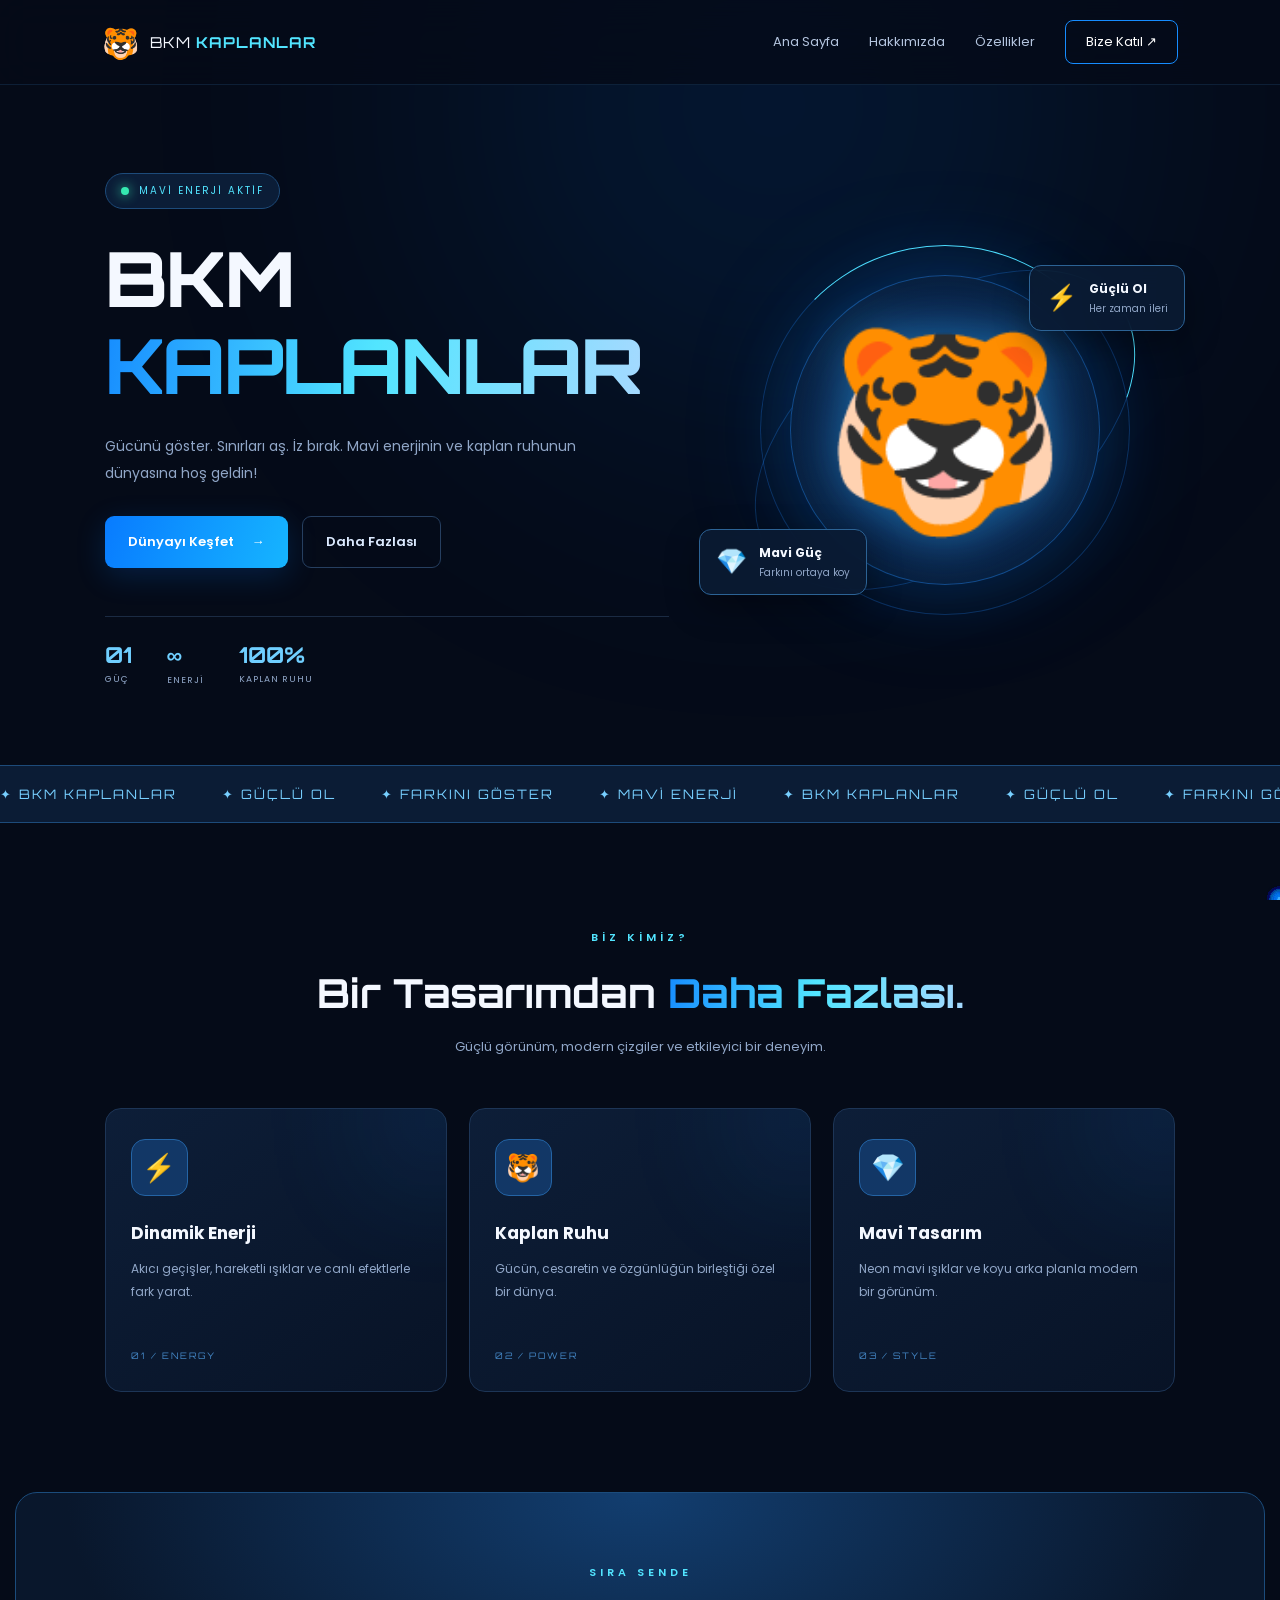
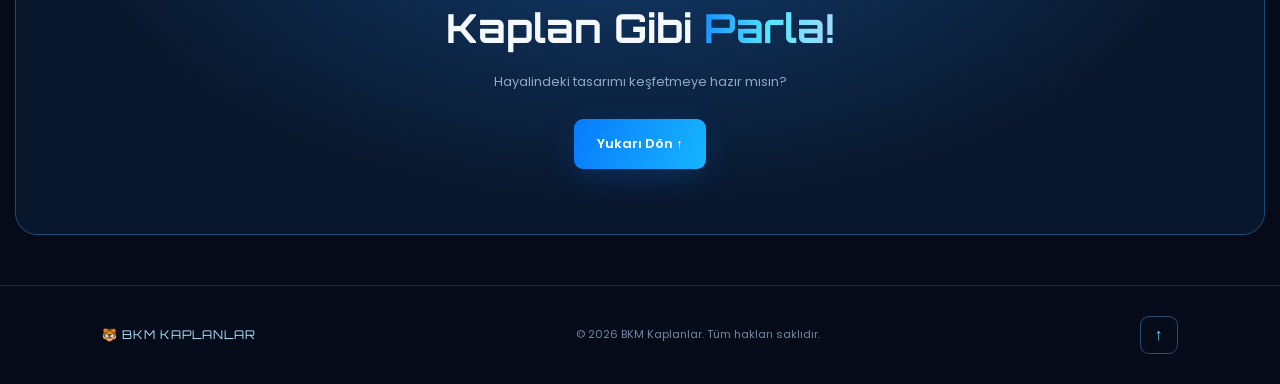
<file: index.html>
<!DOCTYPE html>
<html lang="tr">
<head>
    <meta charset="UTF-8">
    <meta name="viewport" content="width=device-width, initial-scale=1.0">
    <title>BKM Kaplanlar | Gücünü Göster</title>
    <link rel="stylesheet" href="style.css">
    <link rel="preconnect" href="https://fonts.googleapis.com">
    <link href="https://fonts.googleapis.com/css2?family=Orbitron:wght@400;600;800&family=Poppins:wght@300;400;600;700&display=swap" rel="stylesheet">
</head>
<body>

    <div class="background-glow"></div>
    <canvas id="particles"></canvas>

    <header class="navbar">
        <a href="#anasayfa" class="logo">
            <span class="logo-icon">🐯</span>
            <span>BKM <b>KAPLANLAR</b></span>
        </a>

        <button class="menu-toggle" id="menuToggle" aria-label="Menüyü aç"
            aria-expanded="false">☰</button>

        <nav id="navMenu">
            <a href="#anasayfa">Ana Sayfa</a>
            <a href="#hakkimizda">Hakkımızda</a>
            <a href="#ozellikler">Özellikler</a>
            <a href="#iletisim" class="nav-button">Bize Katıl ↗</a>
        </nav>
    </header>

    <main>
        <section class="hero" id="anasayfa">
            <div class="hero-content reveal">
                <div class="status">
                    <span class="status-dot"></span>
                    MAVİ ENERJİ AKTİF
                </div>

                <h1>
                    BKM<br>
                    <span class="gradient-text">KAPLANLAR</span>
                </h1>

                <p class="hero-description">
                    Gücünü göster. Sınırları aş. İz bırak.
                    Mavi enerjinin ve kaplan ruhunun dünyasına hoş geldin!
                </p>

                <div class="hero-buttons">
                    <a href="#hakkimizda" class="primary-button">
                        Dünyayı Keşfet <span>→</span>
                    </a>
                    <a href="#ozellikler" class="secondary-button">
                        Daha Fazlası
                    </a>
                </div>

                <div class="hero-stats">
                    <div>
                        <strong>01</strong>
                        <span>GÜÇ</span>
                    </div>
                    <div>
                        <strong>∞</strong>
                        <span>ENERJİ</span>
                    </div>
                    <div>
                        <strong>100%</strong>
                        <span>KAPLAN RUHU</span>
                    </div>
                </div>
            </div>

            <div class="hero-visual reveal">
                <div class="orbit orbit-one"></div>
                <div class="orbit orbit-two"></div>

                <div class="tiger-circle">
                    <div class="tiger-glow"></div>
                    <div class="tiger-emoji">🐯</div>
                </div>

                <div class="floating-card card-top">
                    <span>⚡</span>
                    <div>
                        <strong>Güçlü Ol</strong>
                        <small>Her zaman ileri</small>
                    </div>
                </div>

                <div class="floating-card card-bottom">
                    <span>💎</span>
                    <div>
                        <strong>Mavi Güç</strong>
                        <small>Farkını ortaya koy</small>
                    </div>
                </div>
            </div>
        </section>

        <div class="marquee">
            <div class="marquee-track">
                <span>✦ BKM KAPLANLAR</span>
                <span>✦ GÜÇLÜ OL</span>
                <span>✦ FARKINI GÖSTER</span>
                <span>✦ MAVİ ENERJİ</span>
                <span>✦ BKM KAPLANLAR</span>
                <span>✦ GÜÇLÜ OL</span>
                <span>✦ FARKINI GÖSTER</span>
                <span>✦ MAVİ ENERJİ</span>
            </div>
        </div>

        <section class="about section" id="hakkimizda">
            <div class="section-heading reveal">
                <span class="eyebrow">BİZ KİMİZ?</span>
                <h2>Bir Tasarımdan <span class="gradient-text">Daha Fazlası.</span></h2>
                <p>Güçlü görünüm, modern çizgiler ve etkileyici bir deneyim.</p>
            </div>

            <div class="feature-grid" id="ozellikler">
                <article class="feature-card reveal">
                    <div class="feature-icon">⚡</div>
                    <h3>Dinamik Enerji</h3>
                    <p>Akıcı geçişler, hareketli ışıklar ve canlı efektlerle fark yarat.</p>
                    <span class="card-number">01 / ENERGY</span>
                </article>

                <article class="feature-card reveal">
                    <div class="feature-icon">🐯</div>
                    <h3>Kaplan Ruhu</h3>
                    <p>Gücün, cesaretin ve özgünlüğün birleştiği özel bir dünya.</p>
                    <span class="card-number">02 / POWER</span>
                </article>

                <article class="feature-card reveal">
                    <div class="feature-icon">💎</div>
                    <h3>Mavi Tasarım</h3>
                    <p>Neon mavi ışıklar ve koyu arka planla modern bir görünüm.</p>
                    <span class="card-number">03 / STYLE</span>
                </article>
            </div>
        </section>

        <section class="cta-section section reveal" id="iletisim">
            <span class="eyebrow">SIRA SENDE</span>
            <h2>Kaplan Gibi <span class="gradient-text">Parla!</span></h2>
            <p>Hayalindeki tasarımı keşfetmeye hazır mısın?</p>
            <a href="#anasayfa" class="primary-button">Yukarı Dön ↑</a>
        </section>
    </main>

    <footer>
        <a href="#anasayfa" class="footer-logo">🐯 BKM KAPLANLAR</a>
        <p>© <span id="year"></span> BKM Kaplanlar. Tüm hakları saklıdır.</p>
        <a href="#anasayfa" class="back-top">↑</a>
    </footer>

    <script src="script.js"></script>
</body>
</html>
</file>
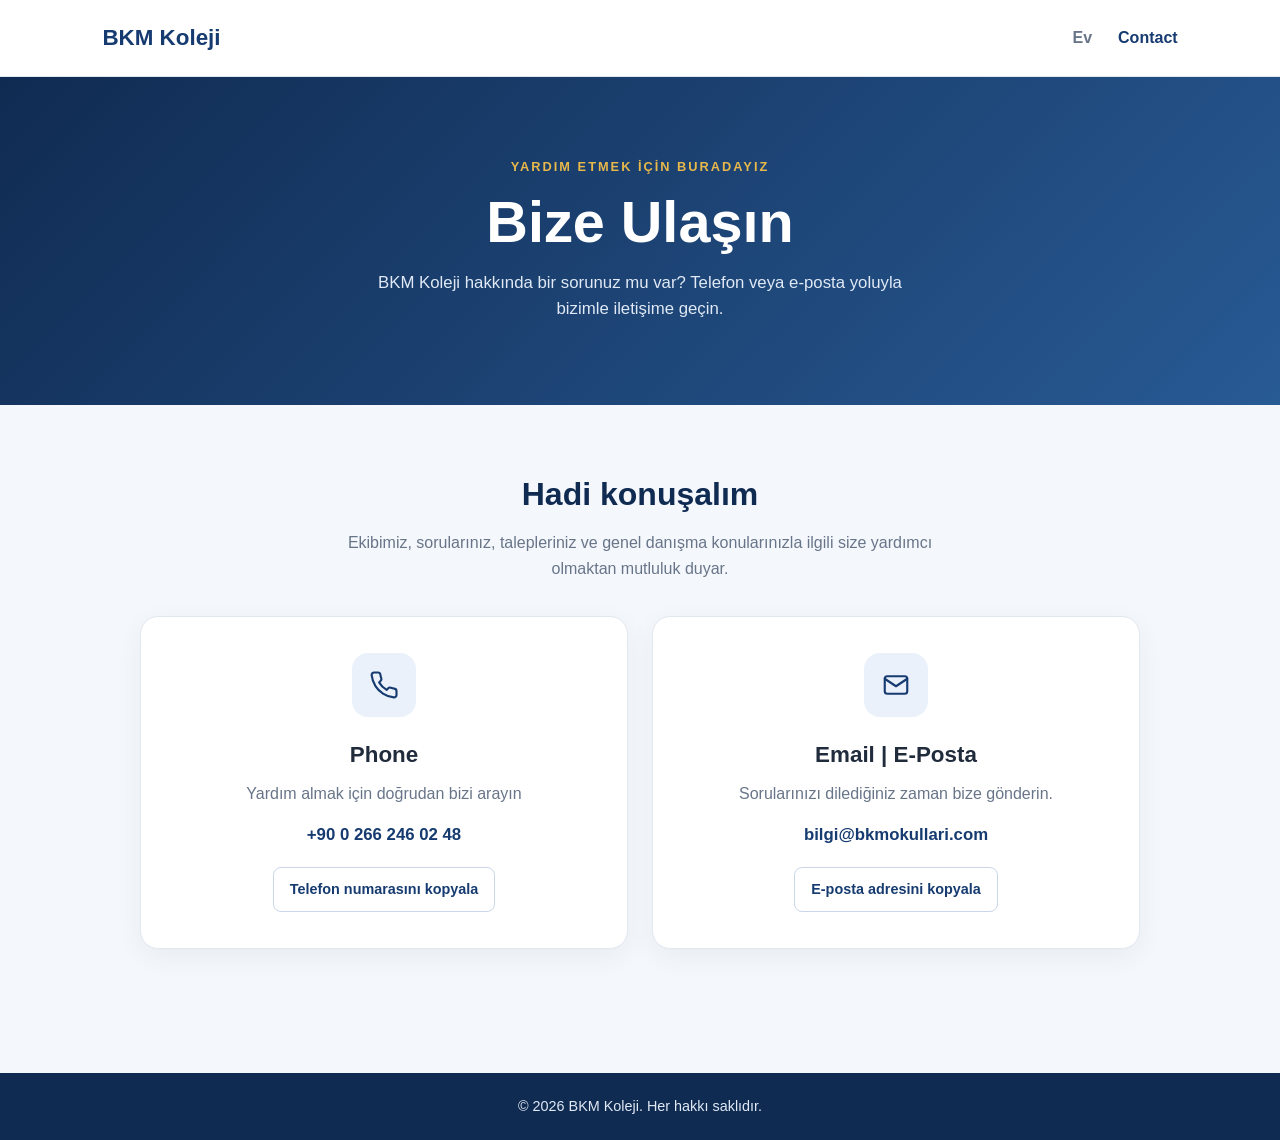
<file: web/contact.html>
<!DOCTYPE html>
<html lang="en">
<head>
    <meta charset="UTF-8">
    <meta name="viewport" content="width=device-width, initial-scale=1.0">
    <meta name="description" content="Contact BKM College for information and assistance.">
    <title>Bize Ulaşın | BKM Koleji</title>
    <link rel="stylesheet" href="contact.css">
    <script src="contact.js" defer></script>
</head>
<body>
    <header class="site-header">
        <a href="index.html" class="logo">BKM Koleji</a>
        <nav aria-label="Main navigation">
            <a href="index.html">Ev</a>
            <a href="contact.html" class="active">Contact</a>
        </nav>
    </header>

    <main>
        <section class="contact-hero">
            <span class="eyebrow">YARDIM ETMEK İÇİN BURADAYIZ</span>
            <h1>Bize Ulaşın</h1>
            <p>
                BKM Koleji hakkında bir sorunuz mu var?
                Telefon veya e-posta yoluyla bizimle iletişime geçin.
            </p>
        </section>

        <section class="contact-section">
            <div class="contact-intro">
                <h2>Hadi konuşalım</h2>
                <p>
                    Ekibimiz, sorularınız, talepleriniz ve genel danışma konularınızla 
                    ilgili size yardımcı olmaktan mutluluk duyar.
                </p>
            </div>

            <div class="contact-grid">
                <article class="contact-card">
                    <div class="contact-icon" aria-hidden="true">
                        <svg viewBox="0 0 24 24" fill="none">
                            <path d="M22 16.92v3a2 2 0 0 1-2.18 2
                            19.79 19.79 0 0 1-8.63-3.07
                            19.5 19.5 0 0 1-6-6
                            19.79 19.79 0 0 1-3.07-8.67
                            A2 2 0 0 1 4.11 2h3
                            a2 2 0 0 1 2 1.72
                            c.12.96.36 1.9.7 2.79
                            a2 2 0 0 1-.45 2.11L8.09 9.91
                            a16 16 0 0 0 6 6l1.27-1.27
                            a2 2 0 0 1 2.11-.45
                            c.89.34 1.83.58 2.79.7
                            A2 2 0 0 1 22 16.92Z"
                            stroke="currentColor"
                            stroke-width="1.7"
                            stroke-linecap="round"
                            stroke-linejoin="round"/>
                        </svg>
                    </div>

                    <h3>Phone</h3>
                    <p>Yardım almak için doğrudan bizi arayın</p>
                    <a class="contact-link" href="tel:+9002662460248"
                       data-phone>
                        +90 0 266 246 02 48 
                    </a>

                    <button class="copy-button"
                            type="button"
                            data-copy="phone">
                        Telefon numarasını kopyala
                    </button>
                </article>

                <article class="contact-card">
                    <div class="contact-icon" aria-hidden="true">
                        <svg viewBox="0 0 24 24" fill="none">
                            <rect x="3" y="5" width="18" height="14"
                                  rx="2" stroke="currentColor"
                                  stroke-width="1.7"/>
                            <path d="m3 7 9 6 9-6"
                                  stroke="currentColor"
                                  stroke-width="1.7"
                                  stroke-linecap="round"
                                  stroke-linejoin="round"/>
                        </svg>
                    </div>

                    <h3>Email | E-Posta</h3>
                    <p>Sorularınızı dilediğiniz zaman bize gönderin.</p>

                    <!-- Replace with the college's official email address. -->
                    <a class="contact-link"
                       href="mailto:bilgi@bkmokullari.com"
                       data-email>
                        bilgi@bkmokullari.com
                    </a>

                    <button class="copy-button"
                            type="button"
                            data-copy="email">
                        E-posta adresini kopyala
                    </button>
                </article>
            </div>

            <p class="contact-note" id="contact-feedback"
               role="status" aria-live="polite"></p>
        </section>
    </main>

    <footer class="site-footer">
        <p>&copy; <span id="current-year"></span> BKM Koleji.
           Her hakkı saklıdır.</p>
    </footer>
</body>
</html>
</file>
<file: style.css>
:root {
    --bg: #050b18;
    --panel: #0b1730;
    --blue: #168cff;
    --cyan: #52e5ff;
    --text: #f4f8ff;
    --muted: #91a7c8;
}

* {
    margin: 0;
    padding: 0;
    box-sizing: border-box;
}

html {
    scroll-behavior: smooth;
    scroll-padding-top: 90px;
}

body {
    background: var(--bg);
    color: var(--text);
    font-family: 'Poppins', sans-serif;
    overflow-x: hidden;
}

a {
    color: inherit;
    text-decoration: none;
}

button, a {
    -webkit-tap-highlight-color: transparent;
}

.background-glow {
    position: fixed;
    width: 650px;
    height: 650px;
    top: -220px;
    left: 35%;
    background: #087bff;
    opacity: .12;
    filter: blur(150px);
    border-radius: 50%;
    pointer-events: none;
    z-index: -1;
}

#particles {
    position: fixed;
    inset: 0;
    width: 100%;
    height: 100%;
    pointer-events: none;
    z-index: -1;
}

.navbar {
    width: 100%;
    min-height: 85px;
    padding: 20px 8%;
    display: flex;
    align-items: center;
    justify-content: space-between;
    gap: 20px;
    background: rgba(5, 11, 24, .8);
    border-bottom: 1px solid rgba(82, 180, 255, .13);
    backdrop-filter: blur(18px);
    position: sticky;
    top: 0;
    z-index: 100;
}

.logo, .footer-logo {
    display: flex;
    align-items: center;
    gap: 10px;
    font-family: 'Orbitron', sans-serif;
    font-size: 15px;
    letter-spacing: 1px;
}

.logo-icon {
    font-size: 30px;
}

.logo b {
    color: var(--cyan);
}

nav {
    display: flex;
    align-items: center;
    gap: 30px;
}

nav a {
    color: #b4c5df;
    font-size: 13px;
    transition: .3s;
}

nav a:hover {
    color: var(--cyan);
}

.nav-button {
    border: 1px solid #168cff;
    padding: 11px 20px;
    border-radius: 8px;
    color: white;
}

.nav-button:hover {
    background: var(--blue);
    box-shadow: 0 0 25px #168cff66;
}

.menu-toggle {
    display: none;
    border: 0;
    background: none;
    color: white;
    font-size: 27px;
    cursor: pointer;
}

.hero {
    max-width: 1250px;
    min-height: 680px;
    margin: auto;
    padding: 85px 7% 75px;
    display: grid;
    grid-template-columns: 1.1fr .9fr;
    align-items: center;
    gap: 45px;
}

.status {
    display: inline-flex;
    align-items: center;
    gap: 10px;
    padding: 9px 15px;
    background: #0b1d37;
    border: 1px solid #1d4b7a;
    border-radius: 30px;
    font-size: 10px;
    letter-spacing: 2px;
    color: var(--cyan);
    margin-bottom: 25px;
}

.status-dot {
    width: 8px;
    height: 8px;
    border-radius: 50%;
    background: #35e8b0;
    box-shadow: 0 0 12px #35e8b0;
    animation: pulse 1.5s infinite;
}

.hero h1 {
    font-family: 'Orbitron', sans-serif;
    font-size: clamp(42px, 6vw, 76px);
    font-weight: 800;
    line-height: 1.15;
    letter-spacing: -2px;
}

.gradient-text {
    color: var(--cyan);
    background: linear-gradient(100deg, #168cff, #52e5ff, #a6d9ff);
    -webkit-background-clip: text;
    background-clip: text;
    -webkit-text-fill-color: transparent;
}

.hero-description {
    max-width: 490px;
    color: var(--muted);
    line-height: 1.9;
    margin: 25px 0 30px;
    font-size: 14px;
}

.hero-buttons {
    display: flex;
    flex-wrap: wrap;
    gap: 14px;
}

.primary-button, .secondary-button {
    display: inline-flex;
    justify-content: center;
    align-items: center;
    gap: 18px;
    padding: 15px 23px;
    border-radius: 9px;
    font-size: 13px;
    font-weight: 600;
    transition: transform .3s, box-shadow .3s, background .3s;
}

.primary-button {
    background: linear-gradient(110deg, #087bff, #16b5ff);
    color: white;
    box-shadow: 0 8px 30px #087bff30;
}

.primary-button:hover {
    transform: translateY(-4px);
    box-shadow: 0 10px 35px #087bff70;
}

.secondary-button {
    border: 1px solid #263f60;
    color: #dceaff;
}

.secondary-button:hover {
    border-color: var(--cyan);
    transform: translateY(-4px);
}

.hero-stats {
    display: flex;
    gap: 35px;
    margin-top: 48px;
    padding-top: 24px;
    border-top: 1px solid #1b2b43;
}

.hero-stats div {
    display: flex;
    flex-direction: column;
    gap: 5px;
}

.hero-stats strong {
    font-family: 'Orbitron', sans-serif;
    font-size: 22px;
    color: #70cfff;
}

.hero-stats span {
    font-size: 9px;
    color: var(--muted);
    letter-spacing: 1px;
}

.hero-visual {
    position: relative;
    min-height: 420px;
    display: grid;
    place-items: center;
}

.tiger-circle {
    width: min(310px, 72vw);
    aspect-ratio: 1;
    border-radius: 50%;
    display: grid;
    place-items: center;
    position: relative;
    background: radial-gradient(circle, #123e75 0%, #0b1c3b 55%, #071021 75%);
    border: 1px solid #248dff70;
    box-shadow: 0 0 70px #087bff30, inset 0 0 40px #168cff20;
    animation: float 5s ease-in-out infinite;
}

.tiger-emoji {
    font-size: clamp(120px, 17vw, 195px);
    filter: drop-shadow(0 0 25px #31b8ff65);
    animation: tigerGlow 3s ease-in-out infinite alternate;
    z-index: 2;
}

.tiger-glow {
    position: absolute;
    inset: 15%;
    background: #168cff;
    filter: blur(80px);
    opacity: .35;
    border-radius: 50%;
}

.orbit {
    position: absolute;
    border: 1px solid #258bff45;
    border-radius: 50%;
    pointer-events: none;
}

.orbit-one {
    width: 370px;
    height: 370px;
    animation: rotate 18s linear infinite;
    border-top-color: var(--cyan);
}

.orbit-two {
    width: 430px;
    height: 250px;
    transform: rotate(-35deg);
    border-right-color: var(--cyan);
    animation: rotate 14s linear infinite reverse;
}

.floating-card {
    position: absolute;
    display: flex;
    align-items: center;
    gap: 12px;
    background: rgba(11, 27, 52, .9);
    border: 1px solid #2c6395;
    border-radius: 12px;
    padding: 13px 16px;
    box-shadow: 0 12px 35px #0005;
    backdrop-filter: blur(12px);
    animation: float 4s ease-in-out infinite;
    z-index: 3;
}

.floating-card > span {
    font-size: 25px;
}

.floating-card div {
    display: flex;
    flex-direction: column;
    gap: 3px;
}

.floating-card strong {
    font-size: 12px;
}

.floating-card small {
    color: var(--muted);
    font-size: 10px;
}

.card-top {
    top: 45px;
    right: -10px;
}

.card-bottom {
    bottom: 45px;
    left: -15px;
    animation-delay: -2s;
}

.marquee {
    overflow: hidden;
    background: #0b1c35;
    border-top: 1px solid #1d4b7a;
    border-bottom: 1px solid #1d4b7a;
    padding: 20px 0;
}

.marquee-track {
    display: flex;
    width: max-content;
    gap: 45px;
    animation: marquee 24s linear infinite;
}

.marquee-track span {
    color: #77cfff;
    font-family: 'Orbitron', sans-serif;
    font-size: 13px;
    letter-spacing: 2px;
    white-space: nowrap;
}

.section {
    max-width: 1250px;
    margin: auto;
    padding: 100px 7%;
}

.section-heading {
    text-align: center;
    margin-bottom: 50px;
}

.eyebrow {
    color: var(--cyan);
    font-size: 11px;
    letter-spacing: 4px;
    font-weight: 600;
}

.section-heading h2, .cta-section h2 {
    margin-top: 15px;
    font-family: 'Orbitron', sans-serif;
    font-size: clamp(25px, 4vw, 40px);
    line-height: 1.5;
}

.section-heading p, .cta-section p {
    color: var(--muted);
    margin-top: 12px;
    font-size: 13px;
    line-height: 1.8;
}

.feature-grid {
    display: grid;
    grid-template-columns: repeat(3, 1fr);
    gap: 22px;
}

.feature-card {
    position: relative;
    overflow: hidden;
    padding: 30px 25px;
    background: linear-gradient(145deg, #0d1e38, #081326);
    border: 1px solid #1d3556;
    border-radius: 16px;
    transition: transform .35s, border-color .35s, box-shadow .35s;
}

.feature-card::before {
    content: "";
    position: absolute;
    width: 100px;
    height: 100px;
    right: -40px;
    top: -40px;
    background: var(--blue);
    filter: blur(65px);
    opacity: .2;
    transition: opacity .3s;
}

.feature-card:hover {
    transform: translateY(-10px);
    border-color: #278eff;
    box-shadow: 0 15px 40px #087bff17;
}

.feature-card:hover::before {
    opacity: .65;
}

.feature-icon {
    width: 57px;
    height: 57px;
    display: grid;
    place-items: center;
    background: #123766;
    border: 1px solid #2464a5;
    border-radius: 14px;
    font-size: 27px;
    margin-bottom: 24px;
}

.feature-card h3 {
    font-size: 17px;
    margin-bottom: 12px;
}

.feature-card p {
    color: var(--muted);
    font-size: 12px;
    line-height: 1.9;
    min-height: 70px;
}

.card-number {
    display: block;
    color: #4487c6;
    font-family: 'Orbitron', sans-serif;
    font-size: 9px;
    letter-spacing: 2px;
    margin-top: 22px;
}

.cta-section {
    margin-bottom: 50px;
    padding: 65px 25px;
    text-align: center;
    border: 1px solid #1b4c7c;
    border-radius: 22px;
    background: radial-gradient(ellipse at top, #123e70 0%, #09172c 65%);
}

.cta-section p {
    margin-bottom: 25px;
}

footer {
    display: flex;
    align-items: center;
    justify-content: space-between;
    flex-wrap: wrap;
    gap: 20px;
    padding: 30px 8%;
    border-top: 1px solid #172941;
}

.footer-logo {
    color: #a7dfff;
    font-size: 12px;
}

footer p {
    color: #7087a5;
    font-size: 11px;
}

.back-top {
    display: grid;
    place-items: center;
    width: 38px;
    height: 38px;
    border-radius: 9px;
    border: 1px solid #284d74;
    color: var(--cyan);
}

.reveal {
    opacity: 0;
    transform: translateY(30px);
    transition: opacity .8s ease, transform .8s ease;
}

.reveal.visible {
    opacity: 1;
    transform: translateY(0);
}

@keyframes float {
    0%, 100% { transform: translateY(0); }
    50% { transform: translateY(-14px); }
}

@keyframes rotate {
    to { transform: rotate(360deg); }
}

@keyframes pulse {
    50% { opacity: .35; box-shadow: 0 0 3px #35e8b0; }
}

@keyframes tigerGlow {
    from { filter: drop-shadow(0 0 12px #31b8ff35); }
    to { filter: drop-shadow(0 0 30px #31b8ff90); }
}

@keyframes marquee {
    to { transform: translateX(-50%); }
}

@media (max-width: 850px) {
    .navbar {
        padding: 18px 5%;
    }

    .menu-toggle {
        display: block;
    }

    nav {
        display: none;
        position: absolute;
        top: 100%;
        left: 0;
        right: 0;
        padding: 25px;
        flex-direction: column;
        gap: 22px;
        background: #071326;
        border-bottom: 1px solid #1d4b7a;
    }

    nav.open {
        display: flex;
    }

    .hero {
        grid-template-columns: 1fr;
        padding-top: 65px;
        text-align: center;
        gap: 25px;
    }

    .hero-description {
        margin-left: auto;
        margin-right: auto;
    }

    .hero-buttons, .hero-stats {
        justify-content: center;
    }

    .hero-visual {
        min-height: 390px;
    }

    .card-top {
        right: 0;
    }

    .card-bottom {
        left: 0;
    }

    .feature-grid {
        grid-template-columns: 1fr;
    }

    .feature-card p {
        min-height: auto;
    }

    .section {
        padding-top: 70px;
        padding-bottom: 70px;
    }
}

@media (max-width: 450px) {
    .logo {
        font-size: 11px;
    }

    .hero h1 {
        font-size: 39px;
    }

    .hero-stats {
        gap: 20px;
    }

    .hero-stats strong {
        font-size: 17px;
    }

    .hero-visual {
        min-height: 330px;
    }

    .orbit-one {
        width: 290px;
        height: 290px;
    }

    .orbit-two {
        width: 320px;
        height: 200px;
    }

    .floating-card {
        padding: 10px;
    }

    footer {
        justify-content: center;
        text-align: center;
    }
}

@media (prefers-reduced-motion: reduce) {
    *, *::before, *::after {
        animation-duration: .01ms !important;
        animation-iteration-count: 1 !important;
        scroll-behavior: auto !important;
        transition-duration: .01ms !important;
    }

    .reveal {
        opacity: 1;
        transform: none;
    }
}
</file>
<file: web/contact.css>
:root {
    --primary: #163b70;
    --primary-dark: #102b52;
    --accent: #e8b84a;
    --background: #f4f7fb;
    --surface: #ffffff;
    --text: #202b3c;
    --muted: #687589;
    --border: #e1e7ef;
}

* {
    box-sizing: border-box;
    margin: 0;
    padding: 0;
}

body {
    min-height: 100vh;
    display: flex;
    flex-direction: column;
    font-family: Arial, Helvetica, sans-serif;
    background: var(--background);
    color: var(--text);
    line-height: 1.6;
}

a {
    color: inherit;
}

.site-header {
    display: flex;
    align-items: center;
    justify-content: space-between;
    gap: 24px;
    padding: 20px 8%;
    background: var(--surface);
    border-bottom: 1px solid var(--border);
}

.logo {
    color: var(--primary);
    font-size: 1.4rem;
    font-weight: 800;
    text-decoration: none;
}

.site-header nav {
    display: flex;
    gap: 26px;
}

.site-header nav a {
    color: var(--muted);
    font-weight: 600;
    text-decoration: none;
    transition: color 0.2s ease;
}

.site-header nav a:hover,
.site-header nav a.active {
    color: var(--primary);
}

main {
    flex: 1;
}

.contact-hero {
    padding: 76px 20px 82px;
    text-align: center;
    color: #ffffff;
    background: linear-gradient(
        135deg,
        var(--primary-dark),
        #285a94
    );
}

.eyebrow {
    display: inline-block;
    margin-bottom: 12px;
    color: var(--accent);
    font-size: 0.8rem;
    font-weight: 800;
    letter-spacing: 2px;
}

.contact-hero h1 {
    margin-bottom: 14px;
    font-size: clamp(2.3rem, 5vw, 3.6rem);
    line-height: 1.15;
}

.contact-hero p {
    max-width: 560px;
    margin: 0 auto;
    color: #e0e9f5;
    font-size: 1.05rem;
}

.contact-section {
    width: min(100% - 40px, 1000px);
    margin: 0 auto;
    padding: 64px 0 76px;
}

.contact-intro {
    max-width: 600px;
    margin: 0 auto 34px;
    text-align: center;
}

.contact-intro h2 {
    margin-bottom: 10px;
    color: var(--primary-dark);
    font-size: 2rem;
}

.contact-intro p {
    color: var(--muted);
}

.contact-grid {
    display: grid;
    grid-template-columns: repeat(2, minmax(0, 1fr));
    gap: 24px;
}

.contact-card {
    display: flex;
    flex-direction: column;
    align-items: center;
    padding: 36px 28px;
    background: var(--surface);
    border: 1px solid var(--border);
    border-radius: 18px;
    box-shadow: 0 8px 28px rgb(24 48 80 / 5%);
    text-align: center;
    transition:
        transform 0.25s ease,
        box-shadow 0.25s ease;
}

.contact-card:hover {
    transform: translateY(-5px);
    box-shadow: 0 14px 36px rgb(24 48 80 / 10%);
}

.contact-icon {
    display: grid;
    width: 64px;
    height: 64px;
    margin-bottom: 20px;
    place-items: center;
    color: var(--primary);
    background: #eaf1fb;
    border-radius: 16px;
}

.contact-icon svg {
    width: 30px;
    height: 30px;
}

.contact-card h3 {
    margin-bottom: 8px;
    font-size: 1.4rem;
}

.contact-card p {
    margin-bottom: 16px;
    color: var(--muted);
}

.contact-link {
    margin-bottom: 18px;
    color: var(--primary);
    font-size: 1.05rem;
    font-weight: 700;
    text-decoration: none;
    overflow-wrap: anywhere;
}

.contact-link:hover {
    text-decoration: underline;
}

.copy-button {
    padding: 10px 16px;
    color: var(--primary);
    background: transparent;
    border: 1px solid #c9d6e8;
    border-radius: 8px;
    font: inherit;
    font-size: 0.9rem;
    font-weight: 700;
    cursor: pointer;
    transition:
        color 0.2s ease,
        background 0.2s ease;
}

.copy-button:hover {
    color: #ffffff;
    background: var(--primary);
}

.copy-button:focus-visible,
.site-header a:focus-visible,
.contact-link:focus-visible {
    outline: 3px solid var(--accent);
    outline-offset: 4px;
}

.contact-note {
    min-height: 28px;
    margin-top: 20px;
    color: var(--primary);
    text-align: center;
    font-size: 0.95rem;
}

.site-footer {
    padding: 22px 20px;
    background: var(--primary-dark);
    color: #e0e9f5;
    text-align: center;
    font-size: 0.9rem;
}

@media (max-width: 600px) {
    .site-header {
        padding: 18px 5%;
    }

    .logo {
        font-size: 1.15rem;
    }

    .site-header nav {
        gap: 14px;
    }

    .site-header nav a {
        font-size: 0.9rem;
    }

    .contact-hero {
        padding: 58px 20px;
    }

    .contact-section {
        width: min(100% - 32px, 1000px);
        padding: 44px 0 54px;
    }

    .contact-grid {
        grid-template-columns: 1fr;
        gap: 18px;
    }

    .contact-card {
        padding: 30px 20px;
    }
}

@media (prefers-reduced-motion: reduce) {
    *,
    *::before,
    *::after {
        scroll-behavior: auto !important;
        transition-duration: 0.01ms !important;
    }
}
</file>
